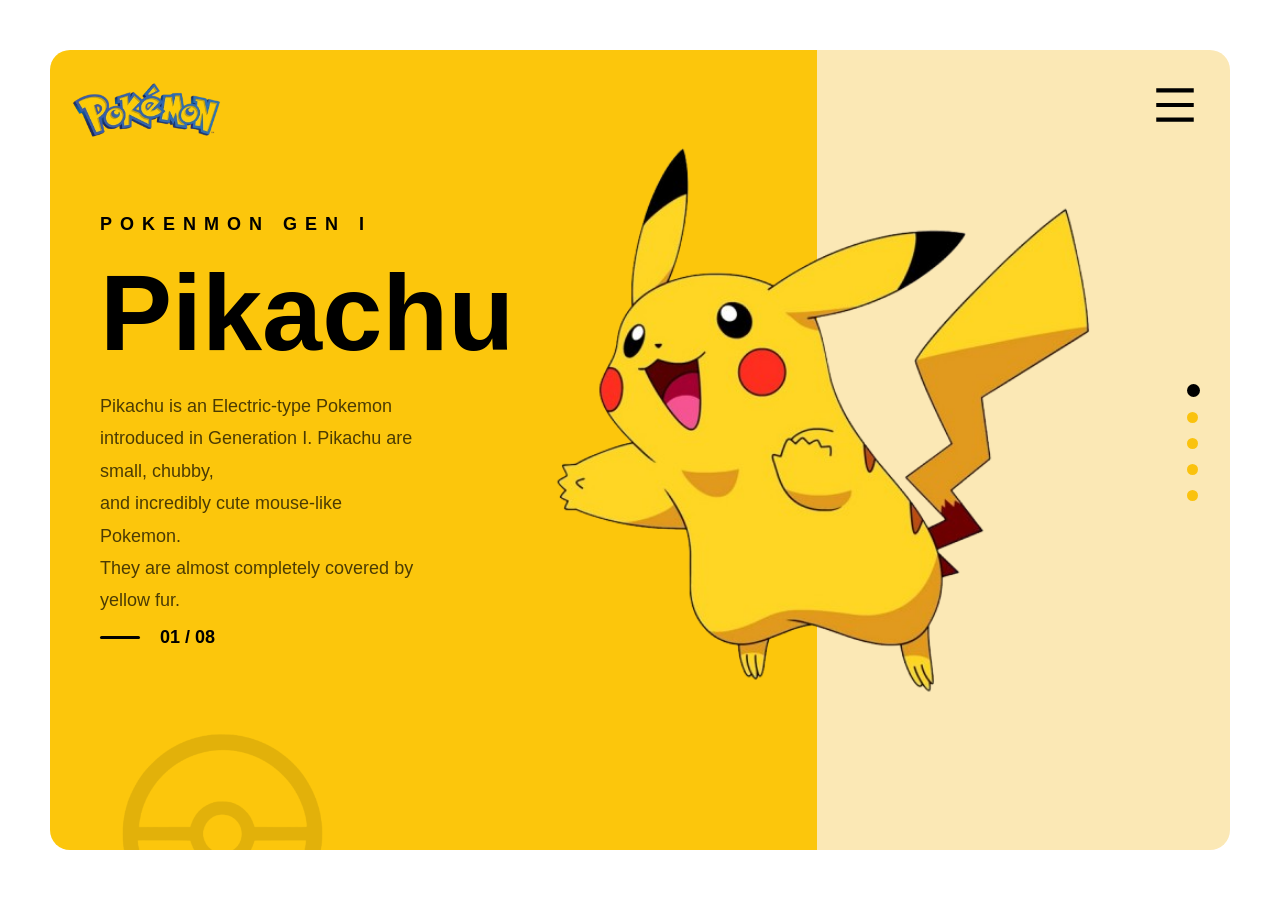
<file: A1-assignment/index.html>
<!DOCTYPE html>
<html lang="en">
<head>
    <meta charset="UTF-8">
    <meta name="viewport" content="width=device-width, initial-scale=1.0">
    <title>Pikachu</title>
    <link rel="stylesheet" href="style.css">
</head>
<body>
    <div class="main-container">
        <div class="left-container">
            <img id="pokemon-logo" src="./Assets/Pokemon-logo-.png" alt="Pokemon Loogo">
            <p id="initial-text">pokenmon gen I</p>
            <h1>Pikachu</h1>
            <p id="description">
    Pikachu is an Electric-type Pokemon introduced
    in Generation I. Pikachu are small, chubby,<br>
    and incredibly cute mouse-like Pokemon. <br>
    They are almost completely covered by <br>
    yellow fur.
</p>
<div class="number-section"><div class="line"></div>
            <p id="number">01 / 08</p></div>
            <img id="pokeball" src="./Assets/pokeball.png" alt="Pokeball logo">
        </div>
        <div class="right-container">
            <svg id="menu" xmlns="http://www.w3.org/2000/svg" viewBox="0 0 24 24" fill="currentColor"><path d="M3 4H21V6H3V4ZM3 11H21V13H3V11ZM3 18H21V20H3V18Z"></path></svg>
            <div class="dot-container">
                <div class="dot active"></div>
                <div class="dot"></div>
                <div class="dot"></div>
                <div class="dot"></div>
                <div class="dot"></div>
            </div>
        </div>
        <img id="pikachu" src="./Assets/pikachu.png" alt="Pikachu Image">
    </div>
</body>
</html>
</file>
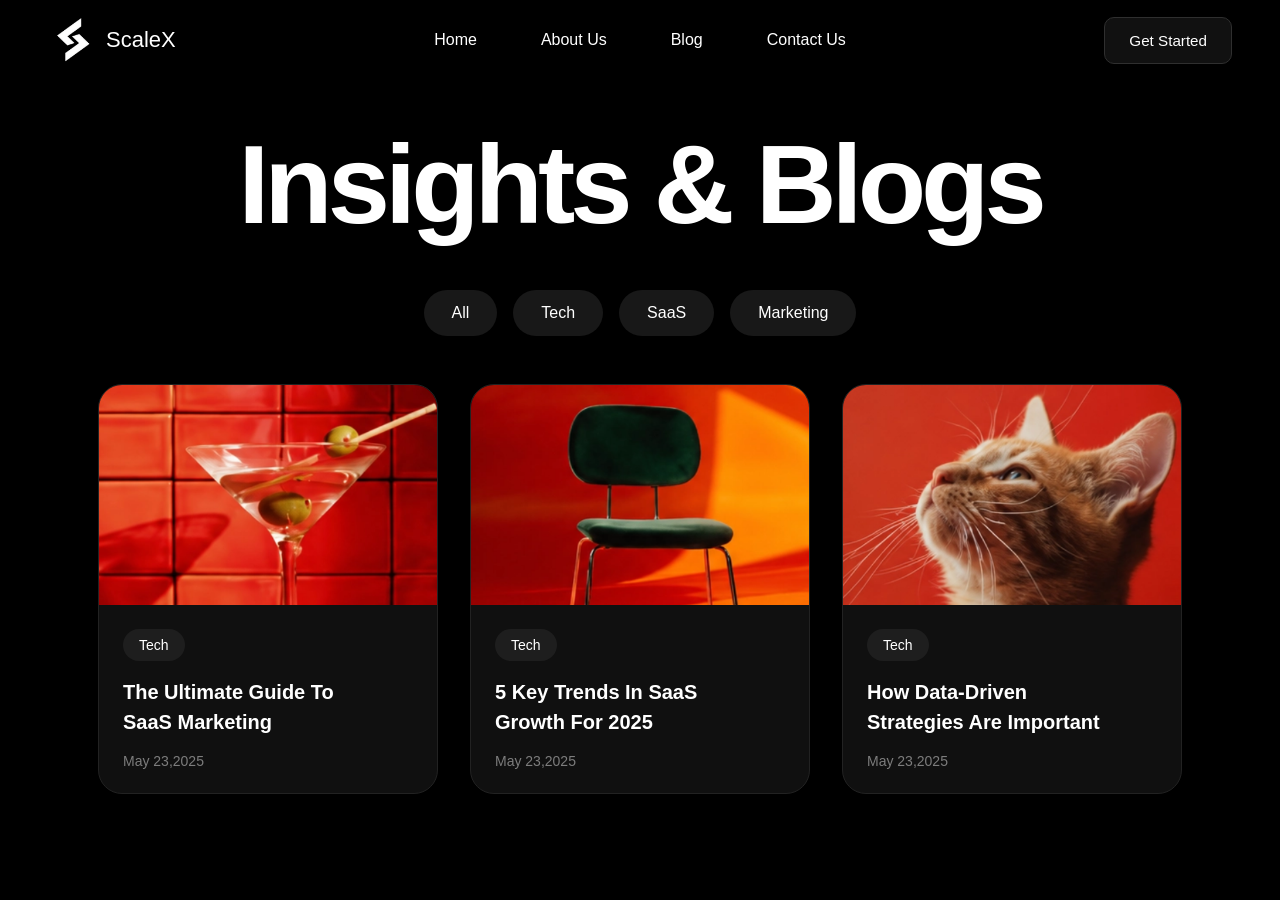
<file: A2-assignment/index.html>
<!DOCTYPE html>
<html lang="en">
<head>
    <meta charset="UTF-8">
    <meta name="viewport" content="width=device-width, initial-scale=1.0">
    <title>Scale X</title>
    <link rel="stylesheet" href="style.css">
</head>
<body>
    <div class="main-container">
        <nav class="navbar">
            <div class="logo">
                <img id="logo-img" src="./Assests/logo.png" alt="Logo Image">
                <a class="logo-text" href="">ScaleX</a>
            </div>
            <div class="navigations">
                <a class="nav-links" href="">Home</a>
                <a class="nav-links" href="">About Us</a>
                <a class="nav-links" href="">Blog</a>
                <a class="nav-links" href="">Contact Us</a>
            </div>
            <div class="logo-button-container"><button class="logo-button">Get Started</button></div>
        </nav>
        <section class="hero">
            <h1 class="main-heading">Insights & Blogs</h1>
        </section>
        <div class="tech-button-container">
            <button class="tech-buttons">All</button>
            <button class="tech-buttons">Tech</button>
            <button class="tech-buttons">SaaS</button>
            <button class="tech-buttons">Marketing</button>
        </div>
        <div class="cards-container">
            <div class="individul-card">
                <div class="img-container"><img class="img" src="./Assests/glass.png" alt=""></div>
                <div class="about-card">
                    <div class="button"><button class="card-button">Tech</button></div>
                    <div class="about"><p>The Ultimate Guide To SaaS Marketing</p></div>
                    <div class="date"><p>May 23,2025</p></div>
                </div>
            </div>
            <div class="individul-card">
                <div class="img-container"><img class="img" src="./Assests/chair.png" alt=""></div>
                <div class="about-card">
                    <div class="button"><button class="card-button">Tech</button></div>
                    <div class="about"><p>5 Key Trends In SaaS Growth For 2025</p></div>
                    <div class="date"><p>May 23,2025</p></div>
                </div>
            </div>
            <div class="individul-card">
                <div class="img-container"><img class="img" src="./Assests/cat.png" alt=""></div>
                <div class="about-card">
                    <div class="button"><button class="card-button">Tech</button></div>
                    <div class="about"><p>How Data-Driven Strategies Are Important</p></div>
                    <div class="date"><p>May 23,2025</p></div>
                </div>
            </div>
        </div>
    </div>
</body>
</html>
</file>
<file: A1-assignment/style.css>
/* Global resets */
* {
  padding: 0;
  margin: 0;
  box-sizing: border-box;
}
html,
body {
  height: 100%;
  width: 100%;
}
body {
  display: flex;
  justify-content: center;
  align-items: center;
  padding: 50px;
  font-family: "Poppins", sans-serif;
}

.main-container {
  background-color: white;
  height: 100%;
  width: 100%;
  display: flex;
  border-radius: 20px;
  /* to curve the radius of main container and children should not go outside the container */
  overflow: hidden;
  position: relative;
   /* box-shadow: 15px 15px 40px rgba(0,0,0,0.12); */
}
.left-container {
  background-color: #fcc60c;
  height: 100%;
  width: 65%;
}
.right-container {
  background-color: #fbe8b5;
  height: 100%;
  width: 35%;
  position: relative;
}
#pokemon-logo {
  height: 120px;
  margin-bottom: 40px;
}
h1 {
  font-weight: 700;
  font-size: 108px;
  margin-left: 50px;
  margin-bottom: 15px;
}
#initial-text{
  letter-spacing: 8px;
  font-size: 18px;
  font-weight: 600;
  text-transform: uppercase;
  margin-left: 50px;
  margin-bottom: 15px;
}
#menu {
  height: 50px;
}
#pokeball {
  height: 250px;
  opacity: 10%;


}
#description{
    margin-left: 50px;
    font-weight:00;
    margin-bottom: 10px;
    font-size: 18px;
    width: 42%;
    line-height: 1.8;
    /* color: #473807; */
    color: rgba(0,0,0,0.7);
}
.number-section{
    margin-left: 50px;
    display: flex;
    align-items: center;
    gap: 20px;
    margin-bottom: 40px;
}
#number{
/* letter-spacing: 5px; */
  font-size: 18px;
  font-weight: 600;
  text-transform: uppercase;
}
#pikachu{
    height: 550px;
    position: absolute;
    right: 11%;
    top: 12%;
}
.line{
    height: 3px;
    background-color: black;
    width: 40px;
    border-radius: 10px;
}
#menu{
    position: absolute;
    right: 30px;
    top: 30px;
}
.dot-container{
position: absolute;
right: 30px;
top: 50%;
transform: translateY(-50%);
}
.dot{
    height: 11px;
    width: 11px;
    background-color: #FAC20E;
    border-radius: 10px;
    margin-bottom: 15px;
}
.active{
   height: 13px;
    width: 13px;
    background-color: black;
    border-radius: 10px;
}
</file>
<file: A2-assignment/style.css>
* {
  padding: 0;
  margin: 0;
  box-sizing: border-box;
}
html,
body {
  height: 100%;
  width: 100%;
  font-family: "Inter", sans-serif;
}
.main-container {
  width: 100%;
  min-height: 100vh;
  background-color: black;
  overflow: hidden;
}
.navbar {
  width: 100%;
  height: 80px;
  padding: 0 48px;
  display: flex;
  align-items: center;
  justify-content: space-between;
}
.logo {
  display: flex;
  align-items: center;
  justify-content: center;
  gap: 0.5rem;
}
#logo-img {
  height: 50px;
  width: 50px;
}
.logo-text {
  color: white;
  font-size: 22px;
  text-decoration: none;
}
.navigations {
  display: flex;
  align-items: center;
  justify-content: center;
  gap: 64px;
}
.nav-links {
  color: white;
  text-decoration: none;
  font-size: 16px;
}
.nav-links:hover {
  color: #fc4a09;
}
.logo-button-container {
  display: flex;
  align-items: center;
  justify-content: center;
}
.logo-button {
  padding: 14px 24px;
  border-radius: 10px;
  border: 1px solid #2f2f2f;
  background-color: #111;
  color: white;
  font-size: 0.95rem;
  font-weight: 500;
  cursor: pointer;
  transition: all 0.3s ease;
}
.logo-button:hover {
  background-color: #fc4a09;
  color: white;
}
.hero {
  width: 100%;
  height: 150px;
  display: flex;
  align-items: center;
  justify-content: center;
  margin-bottom: 30px;
  margin-top: 30px;
}
.main-heading {
  color: white;
  font-size: 112px;
  letter-spacing: -5px;
  line-height: 1;
  font-weight: 600;
}
.tech-button-container {
  width: 100%;
  display: flex;
  align-items: center;
  justify-content: center;
  gap: 16px;
  margin-top: 16px;
  margin-bottom: 16px;
}
.tech-buttons {
  padding: 14px 28px;
  border: none;
  border-radius: 999px;
  background-color: #181818;
  color: white;
  font-size: 16px;
  cursor: pointer;
  transition: 0.3s;
}
.tech-buttons:hover {
  background-color: #fc4a09;
}
.cards-container {
  width: 100%;
  padding: 32px 64px;
  display: flex;
  align-items: center;
  justify-content: center;
  gap: 32px;
  flex-wrap: wrap;
}
.img {
  width: 100%;
  height: 100%;
  object-fit: cover;
}
.individul-card {
  width: 340px;
  background-color: #101010;
  border-radius: 24px;
  overflow: hidden;
  border: 1px solid #222;
  transition: all 0.3s ease;
}
.individul-card:hover {
  border-color: #3a3a3a;
}
.img-container {
  width: 100%;
  height: 220px;
}
.about-card {
  padding: 24px;
  display: flex;
  flex-direction: column;
  gap: 16px;
}
.card-button {
  padding: 8px 16px;
  border-radius: 20px;
  border: none;
  background-color: #1e1e1e;
  color: white;
  font-size: 14px;
}
.about p {
  color: white;
  width: 250px;
  font-size: 20px;
  font-weight: 600;
  line-height: 1.5;
}
.date p {
  color: #7d7d7d;
  font-size: 14px;
}
</file>
